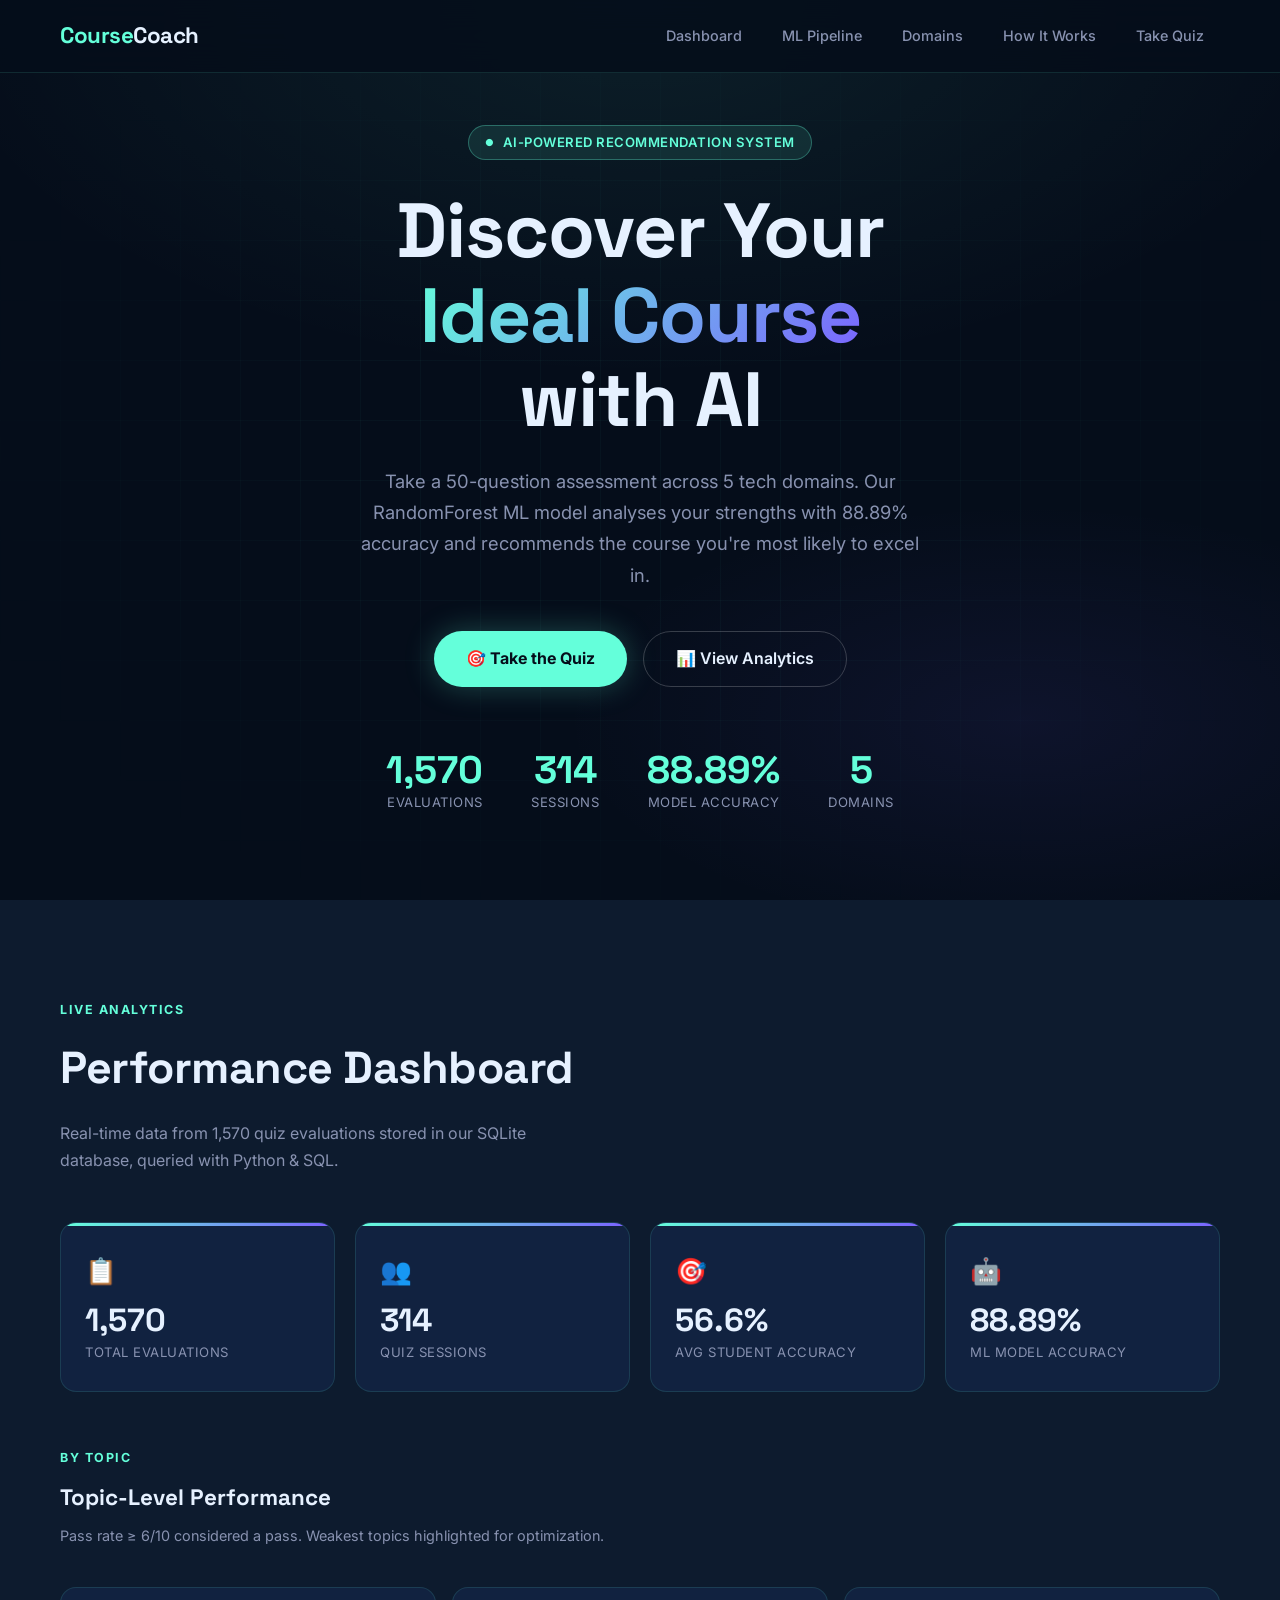
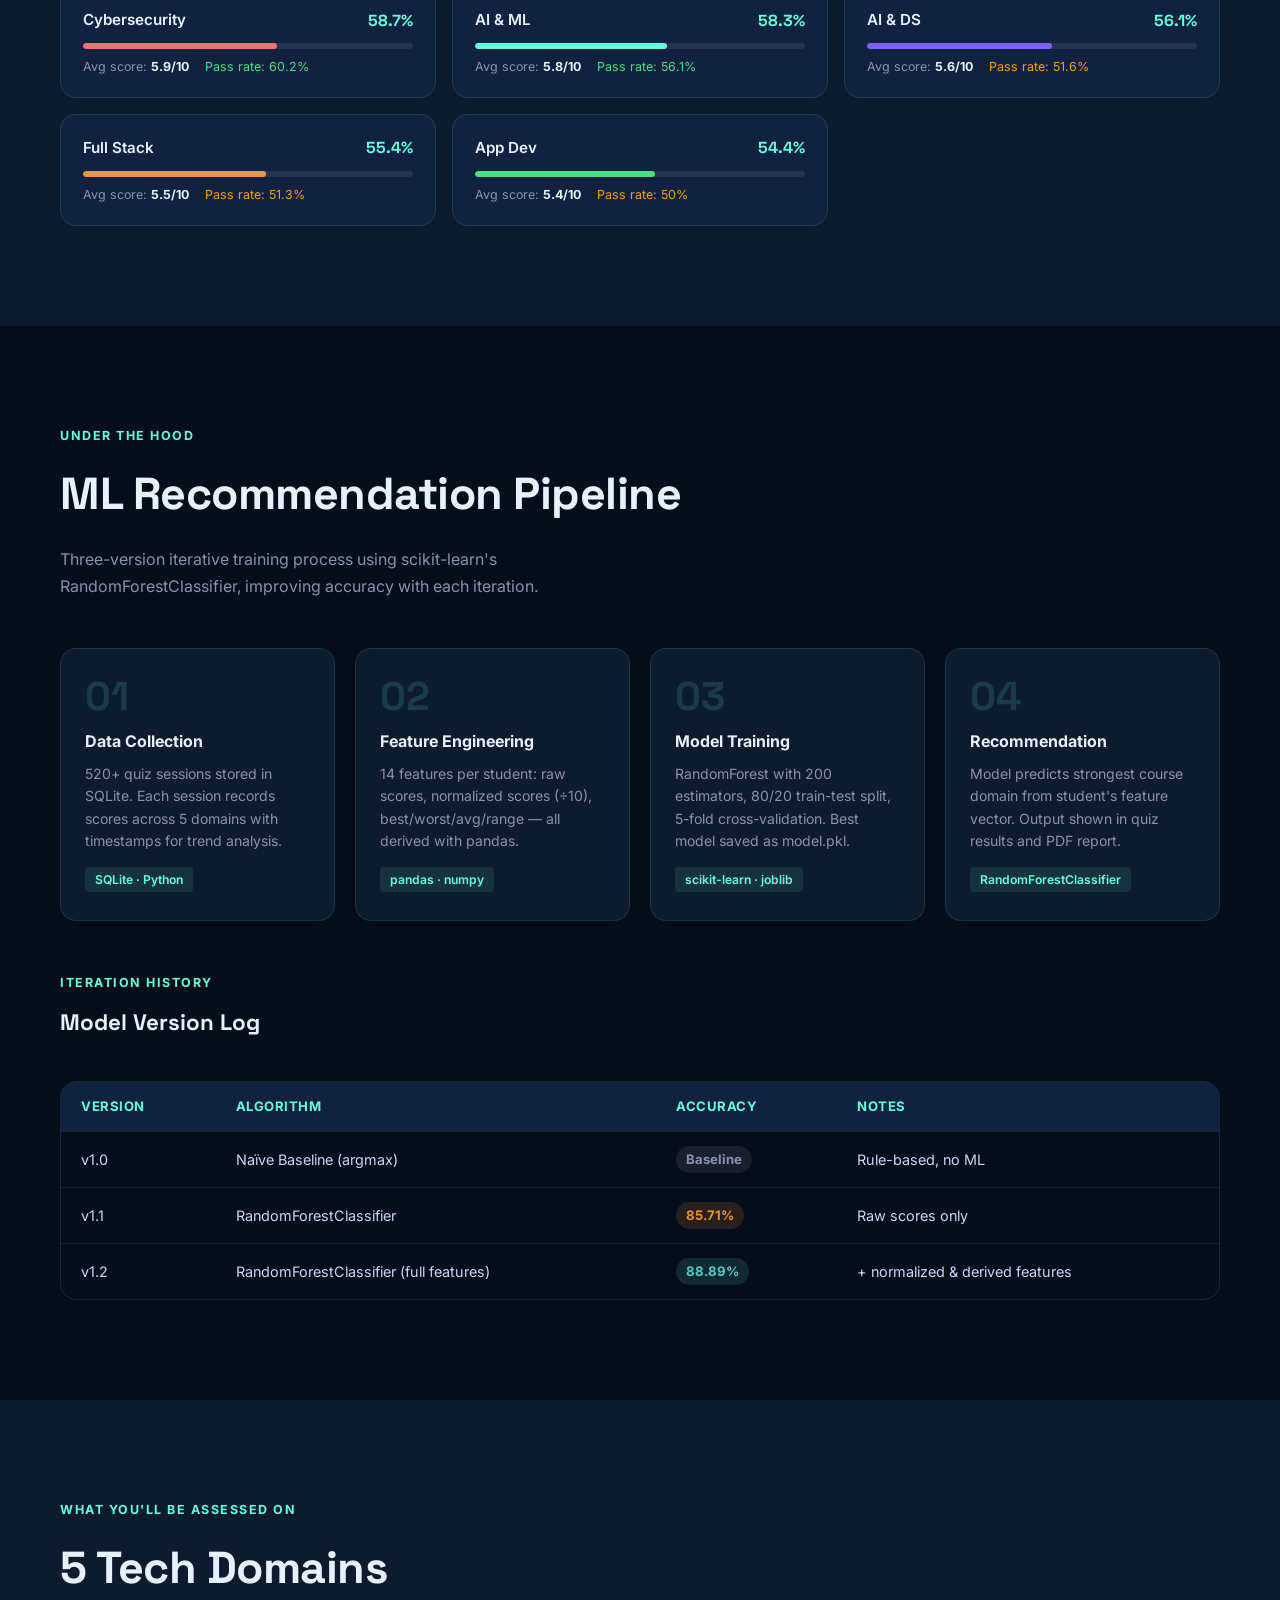
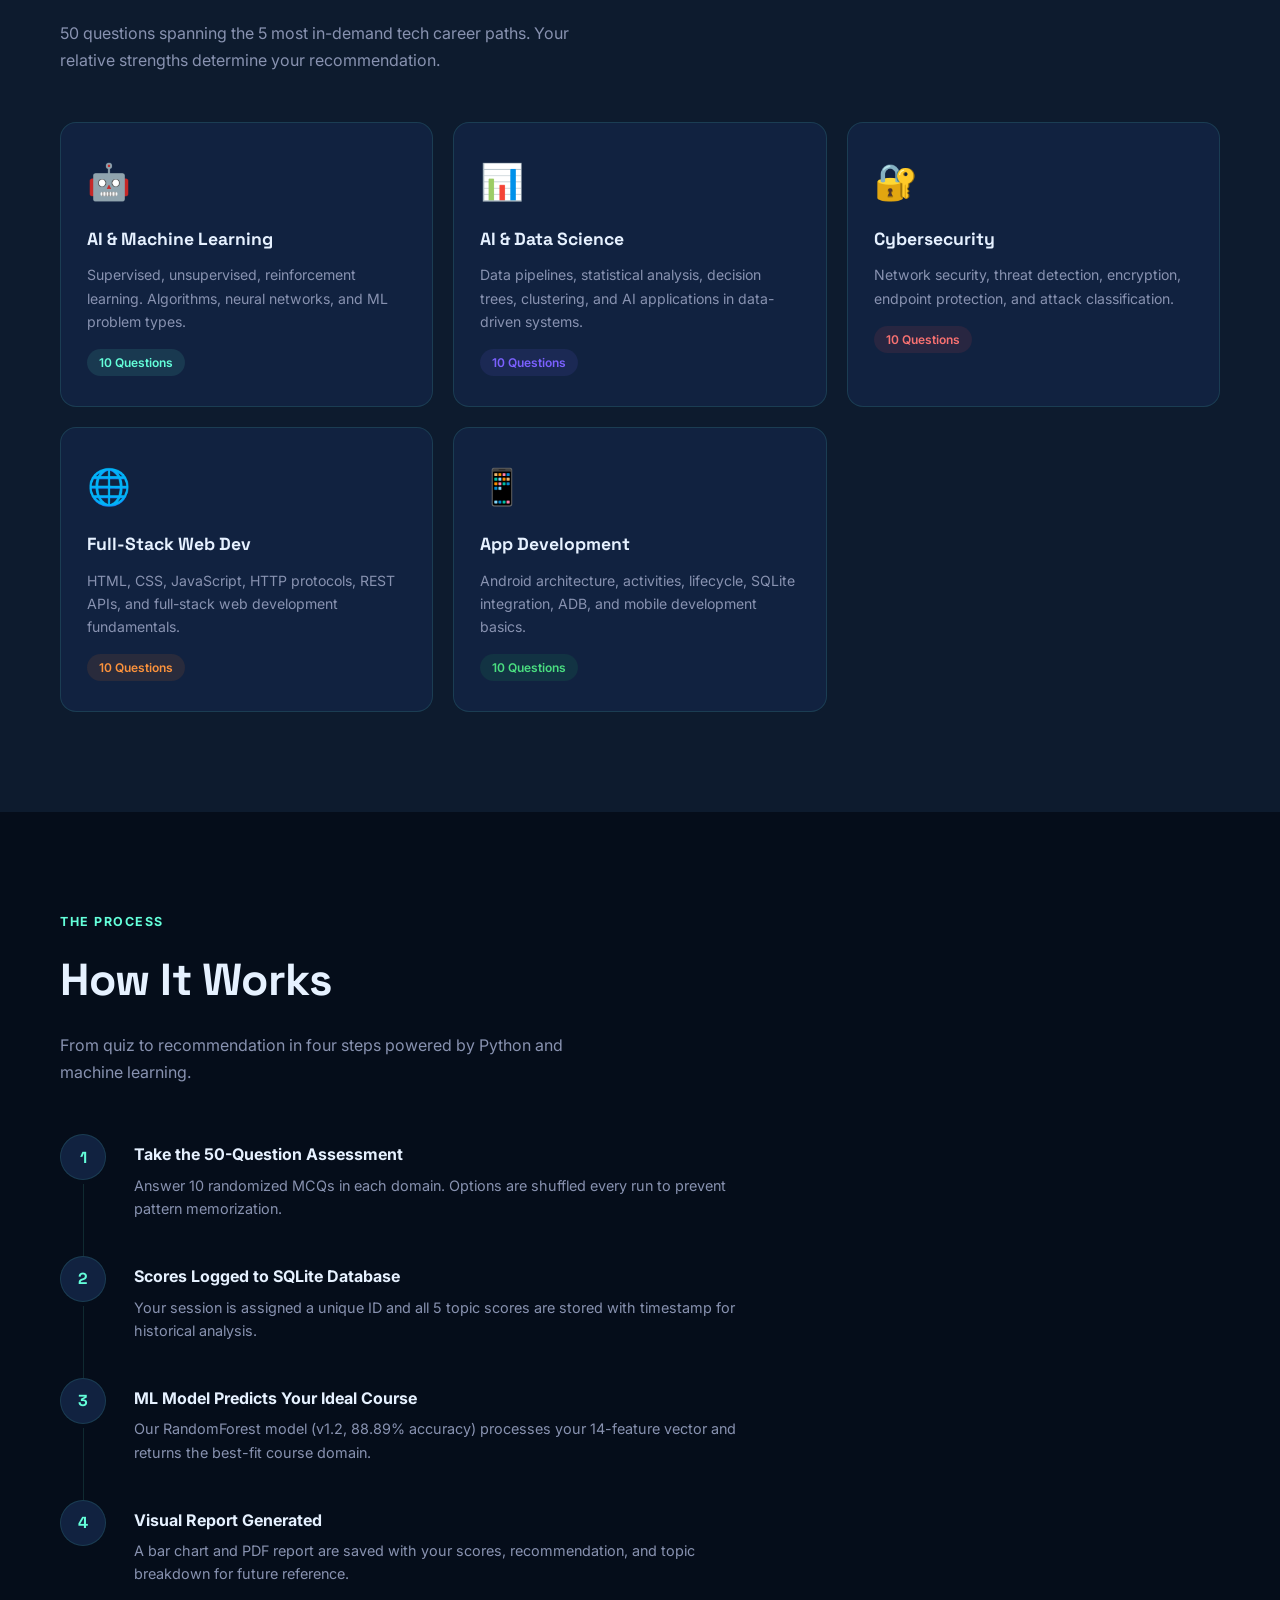
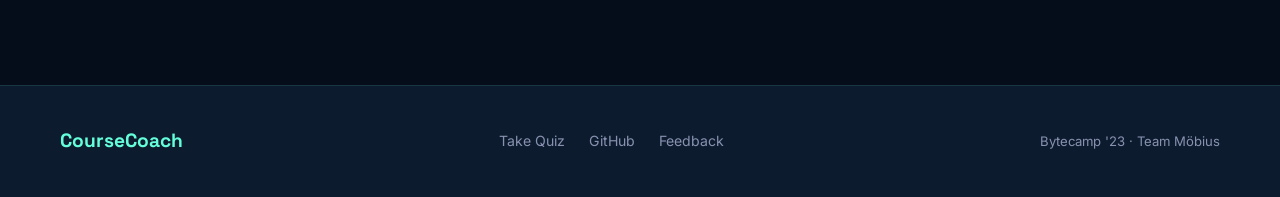
<file: index.html>
<!DOCTYPE html>
<html lang="en">
<head>
  <meta charset="UTF-8">
  <meta name="viewport" content="width=device-width, initial-scale=1.0">
  <title>Course Coach — AI-Powered Course Recommendation</title>
  <meta name="description" content="Course Coach uses machine learning to analyse your quiz performance across 5 domains and recommend the best course for your strengths.">
  <link rel="stylesheet" href="style.css">
</head>
<body>

<!-- ── NAV ── -->
<nav id="navbar">
  <a href="#" class="nav-logo">Course<span>Coach</span></a>
  <ul class="nav-links">
    <li><a href="#dashboard">Dashboard</a></li>
    <li><a href="#pipeline">ML Pipeline</a></li>
    <li><a href="#domains">Domains</a></li>
    <li><a href="#how">How It Works</a></li>
    <li><a href="quiz.html">Take Quiz</a></li>
  </ul>
</nav>

<!-- ── HERO ── -->
<section class="hero" id="home">
  <div class="hero-bg"></div>
  <div class="hero-grid"></div>
  <div class="hero-content">
    <div class="hero-badge animate-in">AI-Powered Recommendation System</div>
    <h1 class="animate-in delay-1">
      Discover Your<br><span class="gradient-text">Ideal Course</span><br>with AI
    </h1>
    <p class="animate-in delay-2">
      Take a 50-question assessment across 5 tech domains.
      Our RandomForest ML model analyses your strengths with 88.89% accuracy
      and recommends the course you're most likely to excel in.
    </p>
    <div class="hero-actions animate-in delay-3">
      <a href="quiz.html" class="btn-primary">🎯 Take the Quiz</a>
      <a href="#dashboard" class="btn-secondary">📊 View Analytics</a>
    </div>

    <!-- Live stats from DB -->
    <div class="hero-stats animate-in delay-4">
      <div class="hero-stat">
        <span class="num" id="stat-evals">1,570</span>
        <span class="lbl">Evaluations</span>
      </div>
      <div class="hero-stat">
        <span class="num" id="stat-sessions">314</span>
        <span class="lbl">Sessions</span>
      </div>
      <div class="hero-stat">
        <span class="num" id="stat-acc">88.89%</span>
        <span class="lbl">Model Accuracy</span>
      </div>
      <div class="hero-stat">
        <span class="num">5</span>
        <span class="lbl">Domains</span>
      </div>
    </div>
  </div>
</section>

<!-- ── LIVE DASHBOARD ── -->
<section id="dashboard">
  <span class="section-label">Live Analytics</span>
  <h2 class="section-title">Performance Dashboard</h2>
  <p class="section-sub">Real-time data from <span id="db-total">1,570</span> quiz evaluations stored in our SQLite database, queried with Python & SQL.</p>

  <!-- Stat Cards -->
  <div class="stats-grid" id="stat-cards">
    <div class="stat-card">
      <div class="icon">📋</div>
      <div class="val" id="c-evals">1,570</div>
      <div class="label">Total Evaluations</div>
    </div>
    <div class="stat-card">
      <div class="icon">👥</div>
      <div class="val" id="c-sessions">314</div>
      <div class="label">Quiz Sessions</div>
    </div>
    <div class="stat-card">
      <div class="icon">🎯</div>
      <div class="val" id="c-acc">56.6%</div>
      <div class="label">Avg Student Accuracy</div>
    </div>
    <div class="stat-card">
      <div class="icon">🤖</div>
      <div class="val">88.89%</div>
      <div class="label">ML Model Accuracy</div>
    </div>
  </div>

  <!-- Topic Performance Bars -->
  <div style="margin-top:56px">
    <span class="section-label">By Topic</span>
    <h3 style="font-family:'Space Grotesk',sans-serif;font-size:1.4rem;font-weight:700;color:var(--white);margin-bottom:8px;">Topic-Level Performance</h3>
    <p style="color:var(--text-muted);font-size:0.9rem;margin-bottom:0">Pass rate ≥ 6/10 considered a pass. Weakest topics highlighted for optimization.</p>
  </div>
  <div class="topic-grid" id="topic-grid">
    <!-- Injected by JS from stats.json -->
  </div>
</section>

<!-- ── ML PIPELINE ── -->
<section id="pipeline">
  <span class="section-label">Under the Hood</span>
  <h2 class="section-title">ML Recommendation Pipeline</h2>
  <p class="section-sub">Three-version iterative training process using scikit-learn's RandomForestClassifier, improving accuracy with each iteration.</p>

  <div class="pipeline-cards">
    <div class="pipeline-card">
      <div class="p-num">01</div>
      <div class="p-title">Data Collection</div>
      <div class="p-desc">520+ quiz sessions stored in SQLite. Each session records scores across 5 domains with timestamps for trend analysis.</div>
      <span class="p-tag">SQLite · Python</span>
    </div>
    <div class="pipeline-card">
      <div class="p-num">02</div>
      <div class="p-title">Feature Engineering</div>
      <div class="p-desc">14 features per student: raw scores, normalized scores (÷10), best/worst/avg/range — all derived with pandas.</div>
      <span class="p-tag">pandas · numpy</span>
    </div>
    <div class="pipeline-card">
      <div class="p-num">03</div>
      <div class="p-title">Model Training</div>
      <div class="p-desc">RandomForest with 200 estimators, 80/20 train-test split, 5-fold cross-validation. Best model saved as model.pkl.</div>
      <span class="p-tag">scikit-learn · joblib</span>
    </div>
    <div class="pipeline-card">
      <div class="p-num">04</div>
      <div class="p-title">Recommendation</div>
      <div class="p-desc">Model predicts strongest course domain from student's feature vector. Output shown in quiz results and PDF report.</div>
      <span class="p-tag">RandomForestClassifier</span>
    </div>
  </div>

  <!-- Model version table -->
  <div style="margin-top:52px">
    <span class="section-label">Iteration History</span>
    <h3 style="font-family:'Space Grotesk',sans-serif;font-size:1.4rem;font-weight:700;color:var(--white);margin-bottom:24px;">Model Version Log</h3>
  </div>
  <div class="model-table">
    <table>
      <thead>
        <tr>
          <th>Version</th>
          <th>Algorithm</th>
          <th>Accuracy</th>
          <th>Notes</th>
        </tr>
      </thead>
      <tbody id="model-tbody">
        <tr>
          <td>v1.0</td>
          <td>Naïve Baseline (argmax)</td>
          <td><span class="badge-acc badge-base">Baseline</span></td>
          <td>Rule-based, no ML</td>
        </tr>
        <tr>
          <td>v1.1</td>
          <td>RandomForestClassifier</td>
          <td><span class="badge-acc badge-good">85.71%</span></td>
          <td>Raw scores only</td>
        </tr>
        <tr>
          <td>v1.2</td>
          <td>RandomForestClassifier (full features)</td>
          <td><span class="badge-acc badge-best">88.89%</span></td>
          <td>+ normalized & derived features</td>
        </tr>
      </tbody>
    </table>
  </div>
</section>

<!-- ── DOMAINS ── -->
<section id="domains">
  <span class="section-label">What You'll Be Assessed On</span>
  <h2 class="section-title">5 Tech Domains</h2>
  <p class="section-sub">50 questions spanning the 5 most in-demand tech career paths. Your relative strengths determine your recommendation.</p>

  <div class="domain-grid">
    <div class="domain-card">
      <div class="domain-icon">🤖</div>
      <h3>AI & Machine Learning</h3>
      <p>Supervised, unsupervised, reinforcement learning. Algorithms, neural networks, and ML problem types.</p>
      <span class="domain-tag tag-aiml">10 Questions</span>
    </div>
    <div class="domain-card">
      <div class="domain-icon">📊</div>
      <h3>AI & Data Science</h3>
      <p>Data pipelines, statistical analysis, decision trees, clustering, and AI applications in data-driven systems.</p>
      <span class="domain-tag tag-ds">10 Questions</span>
    </div>
    <div class="domain-card">
      <div class="domain-icon">🔐</div>
      <h3>Cybersecurity</h3>
      <p>Network security, threat detection, encryption, endpoint protection, and attack classification.</p>
      <span class="domain-tag tag-cyber">10 Questions</span>
    </div>
    <div class="domain-card">
      <div class="domain-icon">🌐</div>
      <h3>Full-Stack Web Dev</h3>
      <p>HTML, CSS, JavaScript, HTTP protocols, REST APIs, and full-stack web development fundamentals.</p>
      <span class="domain-tag tag-web">10 Questions</span>
    </div>
    <div class="domain-card">
      <div class="domain-icon">📱</div>
      <h3>App Development</h3>
      <p>Android architecture, activities, lifecycle, SQLite integration, ADB, and mobile development basics.</p>
      <span class="domain-tag tag-app">10 Questions</span>
    </div>
  </div>
</section>

<!-- ── HOW IT WORKS ── -->
<section id="how">
  <span class="section-label">The Process</span>
  <h2 class="section-title">How It Works</h2>
  <p class="section-sub" style="margin-bottom:0">From quiz to recommendation in four steps powered by Python and machine learning.</p>

  <div class="steps-list">
    <div class="step-item">
      <div class="step-num">1</div>
      <div class="step-content">
        <h4>Take the 50-Question Assessment</h4>
        <p>Answer 10 randomized MCQs in each domain. Options are shuffled every run to prevent pattern memorization.</p>
      </div>
    </div>
    <div class="step-item">
      <div class="step-num">2</div>
      <div class="step-content">
        <h4>Scores Logged to SQLite Database</h4>
        <p>Your session is assigned a unique ID and all 5 topic scores are stored with timestamp for historical analysis.</p>
      </div>
    </div>
    <div class="step-item">
      <div class="step-num">3</div>
      <div class="step-content">
        <h4>ML Model Predicts Your Ideal Course</h4>
        <p>Our RandomForest model (v1.2, 88.89% accuracy) processes your 14-feature vector and returns the best-fit course domain.</p>
      </div>
    </div>
    <div class="step-item">
      <div class="step-num">4</div>
      <div class="step-content">
        <h4>Visual Report Generated</h4>
        <p>A bar chart and PDF report are saved with your scores, recommendation, and topic breakdown for future reference.</p>
      </div>
    </div>
  </div>
</section>

<!-- ── FOOTER ── -->
<footer>
  <div class="footer-logo">CourseCoach</div>
  <div class="footer-links">
    <a href="quiz.html">Take Quiz</a>
    <a href="https://github.com/saniyanande/Course_Coach" target="_blank">GitHub</a>
    <a href="https://forms.gle/EQUukV2p2fP2RD7h8" target="_blank">Feedback</a>
  </div>
  <div class="footer-copy">Bytecamp '23 · Team Möbius</div>
</footer>

<script>
// ── Load stats.json and populate dashboard ──
const TOPIC_LABELS = {
  aiml: 'AI & ML', aids: 'AI & DS',
  cyber: 'Cybersecurity', 'full-stack': 'Full Stack', app: 'App Dev'
};
const TOPIC_COLORS = {
  aiml: '#64ffda', aids: '#7b61ff',
  cyber: '#f87171', 'full-stack': '#fb923c', app: '#4ade80'
};

fetch('stats.json')
  .then(r => r.json())
  .then(data => {
    // Hero stats
    document.getElementById('stat-evals').textContent    = data.total_evaluations.toLocaleString();
    document.getElementById('stat-sessions').textContent = data.total_sessions.toLocaleString();
    document.getElementById('stat-acc').textContent      = data.model_accuracy + '%';
    document.getElementById('db-total').textContent      = data.total_evaluations.toLocaleString();

    // Stat cards
    document.getElementById('c-evals').textContent    = data.total_evaluations.toLocaleString();
    document.getElementById('c-sessions').textContent = data.total_sessions.toLocaleString();
    document.getElementById('c-acc').textContent      = data.overall_accuracy + '%';

    // Topic grid
    const grid = document.getElementById('topic-grid');
    grid.innerHTML = '';
    data.by_topic.forEach(t => {
      const label    = TOPIC_LABELS[t.topic] || t.topic;
      const color    = TOPIC_COLORS[t.topic]  || '#64ffda';
      const passClass = t.pass_rate >= 55 ? 'pass-good' : 'pass-warn';
      grid.innerHTML += `
        <div class="topic-card">
          <div class="topic-header">
            <span class="topic-name">${label}</span>
            <span class="topic-acc">${t.avg_accuracy}%</span>
          </div>
          <div class="bar-track">
            <div class="bar-fill" style="width:${t.avg_accuracy}%;background:${color}"></div>
          </div>
          <div class="topic-meta">
            <span>Avg score: <b style="color:var(--white)">${t.avg_score}/10</b></span>
            <span class="${passClass}">Pass rate: ${t.pass_rate}%</span>
          </div>
        </div>`;
    });
  })
  .catch(() => console.log('stats.json not found — showing defaults'));

// ── Navbar scroll shadow ──
window.addEventListener('scroll', () => {
  document.getElementById('navbar').style.boxShadow =
    window.scrollY > 20 ? '0 4px 30px rgba(0,0,0,0.4)' : 'none';
});

// ── Animate on scroll ──
const obs = new IntersectionObserver(entries => {
  entries.forEach(e => { if (e.isIntersecting) { e.target.classList.add('animate-in'); obs.unobserve(e.target); } });
}, { threshold: 0.1 });
document.querySelectorAll('.stat-card, .topic-card, .pipeline-card, .domain-card, .step-item')
  .forEach(el => obs.observe(el));
</script>
</body>
</html>
</file>
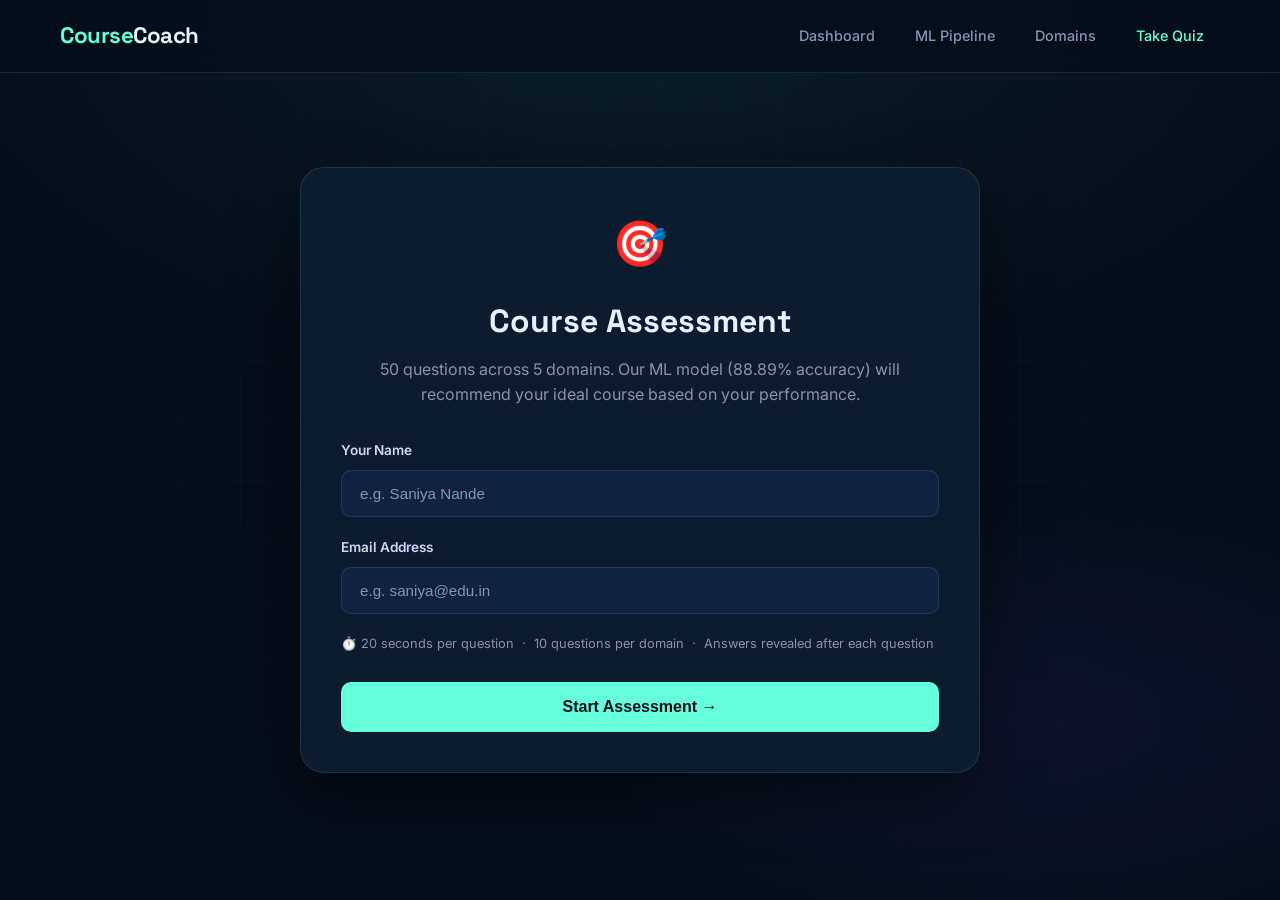
<file: quiz.html>
<!DOCTYPE html>
<html lang="en">
<head>
  <meta charset="UTF-8">
  <meta name="viewport" content="width=device-width, initial-scale=1.0">
  <title>Course Coach — Take the Quiz</title>
  <meta name="description" content="Take the Course Coach quiz to discover your ideal tech course domain using our AI recommendation engine.">
  <link rel="stylesheet" href="style.css">
</head>
<body>

<nav id="navbar">
  <a href="index.html" class="nav-logo">Course<span>Coach</span></a>
  <ul class="nav-links">
    <li><a href="index.html#dashboard">Dashboard</a></li>
    <li><a href="index.html#pipeline">ML Pipeline</a></li>
    <li><a href="index.html#domains">Domains</a></li>
    <li><a href="quiz.html" style="color:var(--accent)">Take Quiz</a></li>
  </ul>
</nav>

<div class="quiz-hero">
  <div class="hero-bg"></div>
  <div class="hero-grid"></div>

  <div class="quiz-container">

    <!-- ── REGISTER ── -->
    <div class="quiz-welcome" id="register-panel">
      <div style="font-size:2.8rem;margin-bottom:16px">🎯</div>
      <h2>Course Assessment</h2>
      <p>50 questions across 5 domains. Our ML model (88.89% accuracy) will recommend your ideal course based on your performance.</p>
      <div class="form-group">
        <label for="name-input">Your Name</label>
        <input type="text" id="name-input" placeholder="e.g. Saniya Nande" autocomplete="off">
      </div>
      <div class="form-group">
        <label for="email-input">Email Address</label>
        <input type="email" id="email-input" placeholder="e.g. saniya@edu.in" autocomplete="off">
      </div>
      <p style="font-size:0.8rem;color:var(--text-muted);margin-bottom:20px;text-align:left">
        ⏱️ 20 seconds per question &nbsp;·&nbsp; 10 questions per domain &nbsp;·&nbsp; Answers revealed after each question
      </p>
      <div id="form-error" style="display:none;background:rgba(248,113,113,0.1);border:1px solid rgba(248,113,113,0.3);color:#f87171;padding:10px 14px;border-radius:8px;font-size:0.88rem;font-weight:600;margin-bottom:14px;"></div>
      <button class="btn-start" id="start-btn" onclick="startQuiz()">Start Assessment →</button>
    </div>

    <!-- ── QUIZ ── -->
    <div class="quiz-area" id="quiz-panel">
      <div class="quiz-header">
        <span class="topic-badge" id="topic-badge">AI & ML</span>
        <div class="timer" id="timer">⏱ 20s</div>
      </div>

      <div class="progress-bar-wrap">
        <div class="progress-info">
          <span id="progress-text">Question 1 of 50</span>
          <span id="score-text">Score: 0</span>
        </div>
        <div class="progress-track">
          <div class="progress-fill" id="progress-fill" style="width:2%"></div>
        </div>
      </div>

      <div class="question-text" id="question-text">Loading...</div>

      <div class="options-grid" id="options-grid"></div>

      <div class="feedback-msg" id="feedback-msg"></div>
      <button class="next-btn" id="next-btn" onclick="nextQuestion()">Next Question →</button>
    </div>

    <!-- ── RESULTS ── -->
    <div class="results-area" id="results-panel">
      <div style="font-size:2.8rem;margin-bottom:12px">🏆</div>
      <h2 id="results-name">Great work!</h2>
      <p class="sub" id="results-sub">Here's your performance breakdown and AI course recommendation.</p>

      <div class="recommendation-box">
        <div class="rec-label">🤖 ML Model Recommendation</div>
        <div class="rec-course" id="rec-course">AI & ML</div>
        <div style="font-size:0.82rem;color:var(--text-muted);margin-top:8px" id="rec-reason"></div>
      </div>

      <div class="result-bars" id="result-bars"></div>

      <div style="display:flex;gap:12px;justify-content:center;flex-wrap:wrap">
        <button class="btn-restart" onclick="restartQuiz()">🔁 Retake Quiz</button>
        <a href="index.html#dashboard" style="padding:14px 28px;background:rgba(100,255,218,0.1);border:1px solid var(--accent);color:var(--accent);border-radius:10px;text-decoration:none;font-size:0.9rem;font-weight:600;transition:var(--transition)">📊 View Dashboard</a>
      </div>
    </div>

  </div><!-- /quiz-container -->
</div>

<script>
// ──────────────────────────────────────────────────
// QUIZ DATA
// ──────────────────────────────────────────────────
const QUIZ_DATA = {
  "AI & ML": [
    { q: "Which option is NOT a type of machine learning?", options: ["Semi-supervised learning","Supervised learning","Reinforcement learning","Unsupervised learning"], answer: "Semi-supervised learning" },
    { q: "Facial identity recognition is an example of which ML task?", options: ["Prediction","Recognition Patterns","Recognizing anomalies","Generating patterns"], answer: "Recognition Patterns" },
    { q: "Which of the following are common ML problem classes?", options: ["Regression","Classification","Clustering","All of the above"], answer: "All of the above" },
    { q: "PAC stands for?", options: ["Probably Approx Cost","Probably Approximate Correct","Probably Approx Communication","Probably Approximate Computation"], answer: "Probably Approximate Correct" },
    { q: "How many layers does a Radial Basis Function neural network have?", options: ["1","2","3","4"], answer: "3" },
    { q: "Which is NOT a machine learning discipline?", options: ["Information Technology","Optimisation + control","Physics","Neuro statistics"], answer: "Neuro statistics" },
    { q: "What does K stand for in K-Means?", options: ["Number of clusters","Number of data","Number of attributes","Number of iterations"], answer: "Number of clusters" },
    { q: "Which function creates the most common graph types in R?", options: ["plot","quickplot","qplot","All of the above"], answer: "qplot" },
    { q: "Which is NOT machine learning?", options: ["Artificial Intelligence","Rule based inference","Both A and B","None of the above"], answer: "Rule based inference" },
    { q: "Applying ML methods to large databases is called?", options: ["Big data computing","Internet of things","Data mining","Artificial Intelligence"], answer: "Data mining" }
  ],
  "AI & DS": [
    { q: "How many categories is Artificial Intelligence classified into?", options: ["Depends on input","5","2","3"], answer: "3" },
    { q: "Which is the most common AI programming language?", options: ["Python","Java","PHP","Lisp"], answer: "Python" },
    { q: "Which is NOT an AI application?", options: ["Computer Vision","Natural Language Processing","Digital Assistants","Database Management System"], answer: "Database Management System" },
    { q: "Game trees use which algorithm for win/loss decisions?", options: ["DFS","BFS","Heuristic Search","Min/Max Algorithm"], answer: "Min/Max Algorithm" },
    { q: "How many types of observing environments are there in AI?", options: ["2","3","1","0"], answer: "2" },
    { q: "How many types of quantification exist in AI?", options: ["1","2","3","4"], answer: "2" },
    { q: "Machines that handle vague information use which AI field?", options: ["Functional Logic","Fuzzy Logic","Boolean Logic","Human Logic"], answer: "Fuzzy Logic" },
    { q: "Which of the following are valid ML algorithms?", options: ["Linear Regression","K Means Clustering","Naive Bayes","All of the above"], answer: "All of the above" },
    { q: "How does a decision tree reach a decision?", options: ["No test","Single Test","Double Test","Multiple sequences of tests"], answer: "Multiple sequences of tests" },
    { q: "How is pixel brightness increased on screen?", options: ["Increasing light on screen","Using mirrors","Using sound waves","None"], answer: "Increasing light on screen" }
  ],
  "Cybersecurity": [
    { q: "What term means only authorised users can access information?", options: ["Confidentiality","Availability","Integrity","Non-repudiation"], answer: "Confidentiality" },
    { q: "What is the oldest phone hacking technique?", options: ["Spamming","Phreaking","Cracking","Phishing"], answer: "Phreaking" },
    { q: "Which is used to avoid browser-based hacking?", options: ["Adware remover","Incognito mode","Anti-malware","Remote browser access"], answer: "Remote browser access" },
    { q: "Which platform protects information in the cloud?", options: ["AWS","Cloud workload protection platforms","Cloud security protocols","One Drive"], answer: "Cloud workload protection platforms" },
    { q: "Which technique hides information inside a picture?", options: ["Image rendering","Steganography","Rootkits","Bitmapping"], answer: "Steganography" },
    { q: "EDR stands for?", options: ["Endless detection and response","Endpoint detection and response","Endless detection and recovery","Endpoint detection and recovery"], answer: "Endpoint detection and response" },
    { q: "Which is used for monitoring and analysing network traffic?", options: ["MDR","Cloud access broker","Network traffic analysis","Network firewall"], answer: "Network traffic analysis" },
    { q: "Compromising confidential information falls under?", options: ["Threat","Bug","Attack","Vulnerability"], answer: "Threat" },
    { q: "Which is a class of computer threat?", options: ["Phishing","DOS attack","Soliciting","Both B and C"], answer: "DOS attack" },
    { q: "Which software detects and removes viruses?", options: ["Antivirus","Adware","Malware","None"], answer: "Antivirus" }
  ],
  "Full Stack": [
    { q: "Which operator allocates memory to arrays in JavaScript?", options: ["New","new malloc","alloc","malloc"], answer: "New" },
    { q: "Cookies were originally designed for?", options: ["Server-side programming","Client-side programming","Both","None"], answer: "Server-side programming" },
    { q: "Variables in JavaScript are used for?", options: ["Varying randomly","Storing numbers, dates, and values","Used as header files","None"], answer: "Storing numbers, dates, and values" },
    { q: "SNMP uses which port number?", options: ["164","163","160","161"], answer: "161" },
    { q: "W3C stands for?", options: ["World Wide Websites community","World Wide Web community","World Wide Websites consortium","World Wide Web consortium"], answer: "World Wide Web consortium" },
    { q: "When is the body tag used?", options: ["After FORM tag","After Title tag","After EM tag","After HEAD tag"], answer: "After HEAD tag" },
    { q: "Which attribute defines the relationship between document and URL?", options: ["URL","REV","REL","None"], answer: "REL" },
    { q: "XPATH is used to?", options: ["Address the server","Store IP address","Address document by location path","None"], answer: "Address document by location path" },
    { q: "What does the <b> tag do?", options: ["Makes text bold","Writes black font","Changes font size","None"], answer: "Makes text bold" },
    { q: "What does the HTML style attribute do?", options: ["Adds styles to an HTML element","Uniquely identifies styles","Both","None"], answer: "Adds styles to an HTML element" }
  ],
  "App Dev": [
    { q: "What is an Activity in Android?", options: ["Android class","Android package","A single screen in an application","None"], answer: "A single screen in an application" },
    { q: "Android is based on Linux for which reason(s)?", options: ["Networking","Portability","Security","All of the above"], answer: "All of the above" },
    { q: "Which VM does Android OS use?", options: ["Dalvik","JVM","Simple VM","None"], answer: "Dalvik" },
    { q: "What is AndroidManifest.xml?", options: ["Layout info","All app information","Activity info","None"], answer: "All app information" },
    { q: "What is a Content Provider used for?", options: ["Sharing data between apps","Storing in database","Sending data between apps","None"], answer: "Sharing data between apps" },
    { q: "Android developers can test apps on?", options: ["Emulators in Android SDK","Android Phone","Third-Party Emulator","All the above"], answer: "All the above" },
    { q: "ADB stands for?", options: ["Android Delete Bridge","Android Debug Bridge","Android Destroy Bridge","Android Developed Bridge"], answer: "Android Debug Bridge" },
    { q: "The src folder contains?", options: ["Manifest","Java Source Code","XML","All of them"], answer: "Java Source Code" },
    { q: "What is the lowest layer of Android architecture?", options: ["Applications","Application Framework","Linux Kernel","System libraries"], answer: "Linux Kernel" },
    { q: "Android's built-in database is?", options: ["MySQL","SQLite","Oracle","None"], answer: "SQLite" }
  ]
};

const TOPIC_LIST   = Object.keys(QUIZ_DATA);
const TOPIC_COLORS = ['#64ffda','#7b61ff','#f87171','#fb923c','#4ade80'];

// State
let currentTopicIdx = 0;
let currentQIdx     = 0;
let scores          = {};
let answered        = false;
let timerInterval   = null;
let timeLeft        = 20;
let userName        = '';
let shuffledQuestions = {};

// ──────────────────────────────────────────────────
// HELPERS
// ──────────────────────────────────────────────────
function shuffle(arr) { return [...arr].sort(() => Math.random() - 0.5); }

function totalAnswered() {
  return currentTopicIdx * 10 + currentQIdx;
}

// ──────────────────────────────────────────────────
// START
// ──────────────────────────────────────────────────
function startQuiz() {
  const name  = document.getElementById('name-input').value.trim();
  const email = document.getElementById('email-input').value.trim();

  // Inline error — works on file:// where alert() is blocked
  const err = document.getElementById('form-error');
  if (!name || !email) {
    err.textContent = !name ? '⚠️ Please enter your name.' : '⚠️ Please enter your email.';
    err.style.display = 'block';
    return;
  }
  err.style.display = 'none';
  userName = name;

  // Pre-shuffle questions and options
  TOPIC_LIST.forEach(topic => {
    shuffledQuestions[topic] = shuffle(QUIZ_DATA[topic]).map(q => ({
      ...q, options: shuffle(q.options)
    }));
  });
  TOPIC_LIST.forEach(t => scores[t] = 0);

  document.getElementById('register-panel').style.display = 'none';
  document.getElementById('quiz-panel').style.display     = 'block';
  loadQuestion();
}

// ──────────────────────────────────────────────────
// LOAD QUESTION
// ──────────────────────────────────────────────────
function loadQuestion() {
  answered = false;
  const topic   = TOPIC_LIST[currentTopicIdx];
  const q       = shuffledQuestions[topic][currentQIdx];
  const total   = 50;
  const done    = totalAnswered();
  const color   = TOPIC_COLORS[currentTopicIdx];

  // Header
  document.getElementById('topic-badge').textContent  = topic;
  document.getElementById('topic-badge').style.background = `${color}18`;
  document.getElementById('topic-badge').style.color  = color;

  // Progress
  document.getElementById('progress-text').textContent =
    `Question ${done + 1} of ${total}  (${topic})`;
  document.getElementById('score-text').textContent = `Score: ${Object.values(scores).reduce((a,b)=>a+b,0)}`;
  document.getElementById('progress-fill').style.width = `${((done) / total) * 100}%`;

  // Question
  document.getElementById('question-text').textContent = q.q;

  // Options
  const grid = document.getElementById('options-grid');
  grid.innerHTML = '';
  const letters = ['A','B','C','D'];
  q.options.forEach((opt, i) => {
    const btn = document.createElement('button');
    btn.className = 'option-btn';
    btn.id = `opt-${i}`;
    btn.innerHTML = `<span class="opt-letter">${letters[i]}</span>${opt}`;
    btn.onclick = () => selectAnswer(opt, q.answer, i, q.options);
    grid.appendChild(btn);
  });

  // Feedback + next
  const fb = document.getElementById('feedback-msg');
  fb.className = 'feedback-msg'; fb.textContent = '';
  document.getElementById('next-btn').className = 'next-btn';

  // Timer
  startTimer();
}

// ──────────────────────────────────────────────────
// TIMER
// ──────────────────────────────────────────────────
function startTimer() {
  clearInterval(timerInterval);
  timeLeft = 20;
  updateTimerDisplay();
  timerInterval = setInterval(() => {
    timeLeft--;
    updateTimerDisplay();
    if (timeLeft <= 0) {
      clearInterval(timerInterval);
      if (!answered) timeExpired();
    }
  }, 1000);
}

function updateTimerDisplay() {
  const el = document.getElementById('timer');
  el.textContent = `⏱ ${timeLeft}s`;
  el.className   = timeLeft <= 5 ? 'timer warning' : 'timer';
}

function timeExpired() {
  answered = true;
  const topic = TOPIC_LIST[currentTopicIdx];
  const q     = shuffledQuestions[topic][currentQIdx];
  // Reveal correct answer
  q.options.forEach((opt, i) => {
    const btn = document.getElementById(`opt-${i}`);
    btn.disabled = true;
    if (opt === q.answer) btn.classList.add('correct');
  });
  showFeedback('⏰ Time\'s up! The correct answer has been highlighted.', 'wrong');
  document.getElementById('next-btn').classList.add('show');
}

// ──────────────────────────────────────────────────
// SELECT ANSWER
// ──────────────────────────────────────────────────
function selectAnswer(chosen, correct, idx, allOptions) {
  if (answered) return;
  answered = true;
  clearInterval(timerInterval);
  const topic = TOPIC_LIST[currentTopicIdx];

  document.querySelectorAll('.option-btn').forEach(b => b.disabled = true);

  if (chosen === correct) {
    document.getElementById(`opt-${idx}`).classList.add('correct');
    scores[topic]++;
    showFeedback('✅ Correct!', 'correct');
  } else {
    document.getElementById(`opt-${idx}`).classList.add('wrong');
    // Highlight correct
    allOptions.forEach((opt, i) => {
      if (opt === correct) document.getElementById(`opt-${i}`).classList.add('correct');
    });
    showFeedback(`❌ Incorrect. Correct answer: "${correct}"`, 'wrong');
  }

  document.getElementById('next-btn').classList.add('show');
}

function showFeedback(msg, type) {
  const el = document.getElementById('feedback-msg');
  el.textContent = msg;
  el.className   = `feedback-msg show ${type}`;
}

// ──────────────────────────────────────────────────
// NEXT QUESTION
// ──────────────────────────────────────────────────
function nextQuestion() {
  currentQIdx++;
  if (currentQIdx >= 10) {
    currentQIdx = 0;
    currentTopicIdx++;
  }
  if (currentTopicIdx >= TOPIC_LIST.length) {
    showResults();
  } else {
    loadQuestion();
  }
}

// ──────────────────────────────────────────────────
// RESULTS
// ──────────────────────────────────────────────────
function showResults() {
  clearInterval(timerInterval);
  document.getElementById('quiz-panel').style.display    = 'none';
  document.getElementById('results-panel').style.display = 'block';

  const total     = Object.values(scores).reduce((a,b)=>a+b,0);
  const bestTopic = Object.keys(scores).reduce((a,b) => scores[a]>scores[b]?a:b);
  const bestScore = scores[bestTopic];

  document.getElementById('results-name').textContent = `${userName}, great effort!`;
  document.getElementById('results-sub').textContent  =
    `You scored ${total}/50 overall. Here's your topic breakdown.`;
  document.getElementById('rec-course').textContent   = bestTopic;
  document.getElementById('rec-reason').textContent   =
    `You scored ${bestScore}/10 in ${bestTopic} — your strongest domain.`;

  // Score bars
  const barsEl = document.getElementById('result-bars');
  barsEl.innerHTML = '';
  TOPIC_LIST.forEach((topic, i) => {
    const s = scores[topic];
    const pct = (s / 10) * 100;
    const color = TOPIC_COLORS[i];
    barsEl.innerHTML += `
      <div class="result-bar-item">
        <span class="result-bar-label">${topic}</span>
        <div class="result-bar-track">
          <div class="result-bar-fill" style="width:${pct}%;background:${color}" id="rb-${i}"></div>
        </div>
        <span class="result-bar-val">${s}/10</span>
      </div>`;
  });

  // Animate bars
  setTimeout(() => {
    TOPIC_LIST.forEach((_, i) => {
      const fill = document.getElementById(`rb-${i}`);
      if (fill) fill.style.transition = 'width 1s ease';
    });
  }, 100);

  // Update progress bar to 100%
  document.getElementById('progress-fill').style.width = '100%';
}

// ──────────────────────────────────────────────────
// RESTART
// ──────────────────────────────────────────────────
function restartQuiz() {
  currentTopicIdx = 0; currentQIdx = 0;
  TOPIC_LIST.forEach(t => scores[t] = 0);
  shuffledQuestions = {};
  document.getElementById('results-panel').style.display  = 'none';
  document.getElementById('register-panel').style.display = 'block';
}
</script>
</body>
</html>
</file>
<file: style.css>
@import url('https://fonts.googleapis.com/css2?family=Inter:wght@300;400;500;600;700;800;900&family=Space+Grotesk:wght@400;600;700&display=swap');

/* ── Reset ── */
*,
*::before,
*::after {
  margin: 0;
  padding: 0;
  box-sizing: border-box;
}

:root {
  --bg: #050d1a;
  --surface: #0d1b2e;
  --surface2: #112240;
  --accent: #64ffda;
  --accent2: #7b61ff;
  --accent3: #f28e2b;
  --text: #ccd6f6;
  --text-muted: #8892b0;
  --white: #e6f1ff;
  --border: rgba(100, 255, 218, 0.12);
  --shadow: 0 20px 60px rgba(0, 0, 0, 0.5);
  --radius: 16px;
  --transition: 0.3s cubic-bezier(0.4, 0, 0.2, 1);
}

html {
  scroll-behavior: smooth;
}

body {
  font-family: 'Inter', sans-serif;
  background: var(--bg);
  color: var(--text);
  overflow-x: hidden;
  line-height: 1.6;
}

/* ── Scrollbar ── */
::-webkit-scrollbar {
  width: 6px;
}

::-webkit-scrollbar-track {
  background: var(--bg);
}

::-webkit-scrollbar-thumb {
  background: var(--accent);
  border-radius: 3px;
}

/* ──────────────────────────────────
   NAV
────────────────────────────────── */
nav {
  position: fixed;
  top: 0;
  left: 0;
  right: 0;
  padding: 18px 60px;
  display: flex;
  justify-content: space-between;
  align-items: center;
  z-index: 1000;
  background: rgba(5, 13, 26, 0.85);
  backdrop-filter: blur(20px);
  border-bottom: 1px solid var(--border);
  transition: var(--transition);
}

.nav-logo {
  font-family: 'Space Grotesk', sans-serif;
  font-size: 1.4rem;
  font-weight: 700;
  color: var(--accent);
  text-decoration: none;
  letter-spacing: -0.5px;
}

.nav-logo span {
  color: var(--white);
}

.nav-links {
  display: flex;
  gap: 8px;
  list-style: none;
}

.nav-links a {
  color: var(--text-muted);
  text-decoration: none;
  padding: 8px 16px;
  border-radius: 8px;
  font-size: 0.9rem;
  font-weight: 500;
  transition: var(--transition);
}

.nav-links a:hover {
  color: var(--accent);
  background: rgba(100, 255, 218, 0.08);
}

/* ──────────────────────────────────
   HERO
────────────────────────────────── */
.hero {
  min-height: 100vh;
  display: flex;
  align-items: center;
  justify-content: center;
  text-align: center;
  position: relative;
  overflow: hidden;
  padding: 120px 40px 80px;
}

.hero-bg {
  position: absolute;
  inset: 0;
  z-index: 0;
  pointer-events: none;
  background: radial-gradient(ellipse 80% 60% at 50% 0%, rgba(100, 255, 218, 0.08) 0%, transparent 70%),
    radial-gradient(ellipse 60% 40% at 80% 80%, rgba(123, 97, 255, 0.08) 0%, transparent 60%);
}

.hero-grid {
  position: absolute;
  inset: 0;
  z-index: 0;
  pointer-events: none;
  background-image:
    linear-gradient(rgba(100, 255, 218, 0.03) 1px, transparent 1px),
    linear-gradient(90deg, rgba(100, 255, 218, 0.03) 1px, transparent 1px);
  background-size: 60px 60px;
  mask-image: radial-gradient(ellipse at center, black 30%, transparent 80%);
}

.hero-content {
  position: relative;
  z-index: 1;
  max-width: 800px;
}

.hero-badge {
  display: inline-flex;
  align-items: center;
  gap: 8px;
  background: rgba(100, 255, 218, 0.1);
  border: 1px solid rgba(100, 255, 218, 0.3);
  color: var(--accent);
  padding: 6px 16px;
  border-radius: 50px;
  font-size: 0.82rem;
  font-weight: 600;
  letter-spacing: 0.5px;
  margin-bottom: 28px;
  text-transform: uppercase;
}

.hero-badge::before {
  content: '●';
  font-size: 0.6rem;
  animation: pulse 2s infinite;
}

@keyframes pulse {

  0%,
  100% {
    opacity: 1
  }

  50% {
    opacity: 0.3
  }
}

.hero h1 {
  font-family: 'Space Grotesk', sans-serif;
  font-size: clamp(2.8rem, 6vw, 5rem);
  font-weight: 700;
  color: var(--white);
  line-height: 1.1;
  letter-spacing: -1px;
  margin-bottom: 24px;
}

.hero h1 .gradient-text {
  background: linear-gradient(135deg, var(--accent), var(--accent2));
  -webkit-background-clip: text;
  -webkit-text-fill-color: transparent;
  background-clip: text;
}

.hero p {
  font-size: 1.15rem;
  color: var(--text-muted);
  max-width: 560px;
  margin: 0 auto 40px;
  line-height: 1.7;
}

.hero-actions {
  display: flex;
  gap: 16px;
  justify-content: center;
  flex-wrap: wrap;
}

.btn-primary {
  display: inline-flex;
  align-items: center;
  gap: 10px;
  background: var(--accent);
  color: var(--bg);
  padding: 14px 32px;
  border-radius: 50px;
  font-size: 1rem;
  font-weight: 700;
  text-decoration: none;
  transition: var(--transition);
  box-shadow: 0 0 30px rgba(100, 255, 218, 0.25);
}

.btn-primary:hover {
  transform: translateY(-2px);
  box-shadow: 0 0 50px rgba(100, 255, 218, 0.4);
}

.btn-secondary {
  display: inline-flex;
  align-items: center;
  gap: 10px;
  background: transparent;
  color: var(--white);
  padding: 14px 32px;
  border-radius: 50px;
  font-size: 1rem;
  font-weight: 600;
  text-decoration: none;
  border: 1px solid rgba(255, 255, 255, 0.2);
  transition: var(--transition);
}

.btn-secondary:hover {
  background: rgba(255, 255, 255, 0.05);
  border-color: var(--accent);
  color: var(--accent);
}

/* ── Hero Stats Strip ── */
.hero-stats {
  display: flex;
  justify-content: center;
  gap: 48px;
  margin-top: 64px;
  flex-wrap: wrap;
}

.hero-stat {
  text-align: center;
}

.hero-stat .num {
  font-family: 'Space Grotesk', sans-serif;
  font-size: 2.4rem;
  font-weight: 700;
  color: var(--accent);
  display: block;
  line-height: 1;
}

.hero-stat .lbl {
  font-size: 0.82rem;
  color: var(--text-muted);
  margin-top: 6px;
  text-transform: uppercase;
  letter-spacing: 0.5px;
}

/* ──────────────────────────────────
   SECTIONS COMMON
────────────────────────────────── */
section {
  padding: 100px 60px;
}

.section-label {
  font-size: 0.78rem;
  font-weight: 700;
  color: var(--accent);
  text-transform: uppercase;
  letter-spacing: 1.5px;
  margin-bottom: 12px;
  display: block;
}

.section-title {
  font-family: 'Space Grotesk', sans-serif;
  font-size: clamp(1.8rem, 3.5vw, 2.8rem);
  font-weight: 700;
  color: var(--white);
  letter-spacing: -0.5px;
  margin-bottom: 16px;
}

.section-sub {
  color: var(--text-muted);
  font-size: 1rem;
  max-width: 540px;
  line-height: 1.7;
}

/* ──────────────────────────────────
   DASHBOARD / STATS
────────────────────────────────── */
#dashboard {
  background: var(--surface);
}

.stats-grid {
  display: grid;
  grid-template-columns: repeat(auto-fit, minmax(200px, 1fr));
  gap: 20px;
  margin-top: 48px;
}

.stat-card {
  background: var(--surface2);
  border: 1px solid var(--border);
  border-radius: var(--radius);
  padding: 28px 24px;
  position: relative;
  overflow: hidden;
  transition: var(--transition);
}

.stat-card::before {
  content: '';
  position: absolute;
  top: 0;
  left: 0;
  right: 0;
  height: 3px;
  background: linear-gradient(90deg, var(--accent), var(--accent2));
}

.stat-card:hover {
  transform: translateY(-4px);
  box-shadow: var(--shadow);
  border-color: var(--accent);
}

.stat-card .icon {
  font-size: 1.6rem;
  margin-bottom: 12px;
}

.stat-card .val {
  font-family: 'Space Grotesk', sans-serif;
  font-size: 2rem;
  font-weight: 700;
  color: var(--white);
  line-height: 1;
}

.stat-card .label {
  font-size: 0.82rem;
  color: var(--text-muted);
  margin-top: 6px;
  text-transform: uppercase;
  letter-spacing: 0.5px;
}

/* Topic bars */
.topic-grid {
  display: grid;
  grid-template-columns: repeat(auto-fit, minmax(280px, 1fr));
  gap: 16px;
  margin-top: 40px;
}

.topic-card {
  background: var(--surface2);
  border: 1px solid var(--border);
  border-radius: var(--radius);
  padding: 20px 22px;
  transition: var(--transition);
}

.topic-card:hover {
  border-color: var(--accent);
  transform: translateX(4px);
}

.topic-header {
  display: flex;
  justify-content: space-between;
  align-items: center;
  margin-bottom: 10px;
}

.topic-name {
  font-weight: 600;
  color: var(--white);
  font-size: 0.95rem;
}

.topic-acc {
  font-family: 'Space Grotesk', sans-serif;
  font-weight: 700;
  color: var(--accent);
}

.bar-track {
  height: 6px;
  background: rgba(255, 255, 255, 0.08);
  border-radius: 3px;
  overflow: hidden;
}

.bar-fill {
  height: 100%;
  border-radius: 3px;
  background: linear-gradient(90deg, var(--accent), var(--accent2));
  transition: width 1.2s cubic-bezier(0.4, 0, 0.2, 1);
}

.topic-meta {
  display: flex;
  gap: 16px;
  margin-top: 8px;
}

.topic-meta span {
  font-size: 0.78rem;
  color: var(--text-muted);
}

.pass-good {
  color: #4ade80 !important;
}

.pass-warn {
  color: #f59e0b !important;
}

/* ──────────────────────────────────
   ML PIPELINE
────────────────────────────────── */
#pipeline {
  background: var(--bg);
}

.pipeline-cards {
  display: grid;
  grid-template-columns: repeat(auto-fit, minmax(260px, 1fr));
  gap: 20px;
  margin-top: 48px;
}

.pipeline-card {
  background: var(--surface);
  border: 1px solid var(--border);
  border-radius: var(--radius);
  padding: 28px 24px;
  transition: var(--transition);
}

.pipeline-card:hover {
  transform: translateY(-4px);
  box-shadow: var(--shadow);
  border-color: rgba(123, 97, 255, 0.5);
}

.p-num {
  font-family: 'Space Grotesk', sans-serif;
  font-size: 2.5rem;
  font-weight: 800;
  color: rgba(100, 255, 218, 0.15);
  line-height: 1;
  margin-bottom: 12px;
}

.p-title {
  font-weight: 700;
  color: var(--white);
  font-size: 1rem;
  margin-bottom: 8px;
}

.p-desc {
  font-size: 0.88rem;
  color: var(--text-muted);
  line-height: 1.6;
}

.p-tag {
  display: inline-block;
  margin-top: 14px;
  background: rgba(100, 255, 218, 0.1);
  color: var(--accent);
  padding: 3px 10px;
  border-radius: 4px;
  font-size: 0.76rem;
  font-weight: 600;
}

/* Model version table */
.model-table {
  margin-top: 40px;
  border-radius: var(--radius);
  overflow: hidden;
  border: 1px solid var(--border);
}

.model-table table {
  width: 100%;
  border-collapse: collapse;
}

.model-table th {
  background: var(--surface2);
  color: var(--accent);
  padding: 14px 20px;
  text-align: left;
  font-size: 0.82rem;
  font-weight: 700;
  text-transform: uppercase;
  letter-spacing: 0.5px;
}

.model-table td {
  padding: 14px 20px;
  font-size: 0.9rem;
  color: var(--text);
  border-top: 1px solid var(--border);
}

.model-table tr:hover td {
  background: rgba(255, 255, 255, 0.02);
}

.badge-acc {
  display: inline-block;
  padding: 3px 10px;
  border-radius: 50px;
  font-weight: 700;
  font-size: 0.82rem;
}

.badge-best {
  background: rgba(78, 205, 196, 0.15);
  color: #4ecdc4;
}

.badge-good {
  background: rgba(242, 142, 43, 0.15);
  color: var(--accent3);
}

.badge-base {
  background: rgba(255, 255, 255, 0.08);
  color: var(--text-muted);
}

/* ──────────────────────────────────
   DOMAINS
────────────────────────────────── */
#domains {
  background: var(--surface);
}

.domain-grid {
  display: grid;
  grid-template-columns: repeat(auto-fit, minmax(280px, 1fr));
  gap: 20px;
  margin-top: 48px;
}

.domain-card {
  background: var(--surface2);
  border: 1px solid var(--border);
  border-radius: var(--radius);
  padding: 30px 26px;
  transition: var(--transition);
  cursor: default;
}

.domain-card:hover {
  transform: translateY(-6px);
  box-shadow: var(--shadow);
}

.domain-icon {
  font-size: 2.2rem;
  margin-bottom: 16px;
}

.domain-card h3 {
  font-family: 'Space Grotesk', sans-serif;
  font-size: 1.1rem;
  font-weight: 700;
  color: var(--white);
  margin-bottom: 10px;
}

.domain-card p {
  font-size: 0.88rem;
  color: var(--text-muted);
  line-height: 1.65;
}

.domain-tag {
  display: inline-block;
  margin-top: 16px;
  padding: 4px 12px;
  border-radius: 50px;
  font-size: 0.75rem;
  font-weight: 600;
}

.tag-aiml {
  background: rgba(100, 255, 218, 0.1);
  color: var(--accent);
}

.tag-ds {
  background: rgba(123, 97, 255, 0.1);
  color: var(--accent2);
}

.tag-cyber {
  background: rgba(239, 68, 68, 0.1);
  color: #f87171;
}

.tag-web {
  background: rgba(249, 115, 22, 0.1);
  color: #fb923c;
}

.tag-app {
  background: rgba(34, 197, 94, 0.1);
  color: #4ade80;
}

/* ──────────────────────────────────
   HOW IT WORKS
────────────────────────────────── */
#how {
  background: var(--bg);
}

.steps-list {
  display: flex;
  flex-direction: column;
  gap: 0;
  margin-top: 48px;
  max-width: 700px;
}

.step-item {
  display: flex;
  gap: 28px;
  position: relative;
  padding-bottom: 36px;
}

.step-item:last-child {
  padding-bottom: 0;
}

.step-item:not(:last-child)::after {
  content: '';
  position: absolute;
  left: 23px;
  top: 50px;
  bottom: 0;
  width: 1px;
  background: var(--border);
}

.step-num {
  flex-shrink: 0;
  width: 46px;
  height: 46px;
  border-radius: 50%;
  background: var(--surface2);
  border: 1px solid var(--border);
  display: flex;
  align-items: center;
  justify-content: center;
  font-family: 'Space Grotesk', sans-serif;
  font-weight: 700;
  color: var(--accent);
}

.step-content {
  padding-top: 8px;
}

.step-content h4 {
  font-weight: 700;
  color: var(--white);
  margin-bottom: 6px;
}

.step-content p {
  font-size: 0.9rem;
  color: var(--text-muted);
  line-height: 1.6;
}

/* ──────────────────────────────────
   FOOTER
────────────────────────────────── */
footer {
  background: var(--surface);
  border-top: 1px solid var(--border);
  padding: 40px 60px;
  display: flex;
  justify-content: space-between;
  align-items: center;
  flex-wrap: wrap;
  gap: 20px;
}

.footer-logo {
  font-family: 'Space Grotesk', sans-serif;
  font-size: 1.2rem;
  font-weight: 700;
  color: var(--accent);
}

.footer-links {
  display: flex;
  gap: 24px;
}

.footer-links a {
  color: var(--text-muted);
  text-decoration: none;
  font-size: 0.88rem;
  transition: var(--transition);
}

.footer-links a:hover {
  color: var(--accent);
}

.footer-copy {
  color: var(--text-muted);
  font-size: 0.82rem;
}

/* ──────────────────────────────────
   QUIZ PAGE (quiz.html)
────────────────────────────────── */
.quiz-hero {
  min-height: 100vh;
  display: flex;
  align-items: center;
  justify-content: center;
  padding: 100px 40px 60px;
}

.quiz-container {
  width: 100%;
  max-width: 680px;
  background: var(--surface);
  border: 1px solid var(--border);
  border-radius: 24px;
  padding: 40px;
  box-shadow: var(--shadow);
  position: relative;
  z-index: 2;
}

/* Register form */
.quiz-welcome {
  text-align: center;
}

.quiz-welcome h2 {
  font-family: 'Space Grotesk', sans-serif;
  font-size: 2rem;
  font-weight: 700;
  color: var(--white);
  margin-bottom: 10px;
}

.quiz-welcome p {
  color: var(--text-muted);
  margin-bottom: 32px;
}

.form-group {
  margin-bottom: 20px;
  text-align: left;
}

.form-group label {
  display: block;
  font-size: 0.85rem;
  font-weight: 600;
  color: var(--text);
  margin-bottom: 8px;
}

.form-group input {
  width: 100%;
  padding: 14px 18px;
  background: var(--surface2);
  border: 1px solid var(--border);
  border-radius: 10px;
  color: var(--white);
  font-size: 0.95rem;
  transition: var(--transition);
  outline: none;
}

.form-group input:focus {
  border-color: var(--accent);
  box-shadow: 0 0 0 3px rgba(100, 255, 218, 0.1);
}

.form-group input::placeholder {
  color: var(--text-muted);
}

.btn-start {
  width: 100%;
  padding: 16px;
  background: var(--accent);
  color: var(--bg);
  border: none;
  border-radius: 10px;
  font-size: 1rem;
  font-weight: 700;
  cursor: pointer;
  transition: var(--transition);
  margin-top: 8px;
}

.btn-start:hover {
  transform: translateY(-2px);
  box-shadow: 0 0 30px rgba(100, 255, 218, 0.3);
}

/* Quiz question area */
.quiz-area {
  display: none;
}

.quiz-header {
  display: flex;
  justify-content: space-between;
  align-items: center;
  margin-bottom: 28px;
}

.topic-badge {
  padding: 5px 14px;
  border-radius: 50px;
  font-size: 0.78rem;
  font-weight: 700;
  text-transform: uppercase;
  letter-spacing: 0.5px;
  background: rgba(100, 255, 218, 0.1);
  color: var(--accent);
}

.timer {
  font-family: 'Space Grotesk', sans-serif;
  font-size: 1.1rem;
  font-weight: 700;
  color: var(--accent);
  display: flex;
  align-items: center;
  gap: 6px;
}

.timer.warning {
  color: #f87171;
}

.progress-bar-wrap {
  margin-bottom: 24px;
}

.progress-info {
  display: flex;
  justify-content: space-between;
  font-size: 0.82rem;
  color: var(--text-muted);
  margin-bottom: 8px;
}

.progress-track {
  height: 6px;
  background: rgba(255, 255, 255, 0.08);
  border-radius: 3px;
  overflow: hidden;
}

.progress-fill {
  height: 100%;
  background: linear-gradient(90deg, var(--accent), var(--accent2));
  border-radius: 3px;
  transition: width 0.4s ease;
}

.question-text {
  font-size: 1.1rem;
  font-weight: 600;
  color: var(--white);
  margin-bottom: 24px;
  line-height: 1.55;
}

.options-grid {
  display: grid;
  gap: 12px;
}

.option-btn {
  width: 100%;
  padding: 14px 18px;
  text-align: left;
  background: var(--surface2);
  border: 1px solid var(--border);
  border-radius: 10px;
  color: var(--text);
  font-size: 0.92rem;
  cursor: pointer;
  transition: var(--transition);
  font-family: 'Inter', sans-serif;
  display: flex;
  align-items: center;
  gap: 12px;
}

.option-btn:hover:not(:disabled) {
  border-color: var(--accent);
  color: var(--white);
  background: rgba(100, 255, 218, 0.05);
}

.option-btn.correct {
  border-color: #4ade80;
  background: rgba(74, 222, 128, 0.1);
  color: #4ade80;
}

.option-btn.wrong {
  border-color: #f87171;
  background: rgba(248, 113, 113, 0.1);
  color: #f87171;
}

.option-btn:disabled {
  cursor: default;
}

.opt-letter {
  width: 28px;
  height: 28px;
  border-radius: 50%;
  flex-shrink: 0;
  display: flex;
  align-items: center;
  justify-content: center;
  font-weight: 700;
  font-size: 0.8rem;
  background: rgba(255, 255, 255, 0.08);
  color: var(--text-muted);
}

.option-btn.correct .opt-letter {
  background: #4ade80;
  color: var(--bg);
}

.option-btn.wrong .opt-letter {
  background: #f87171;
  color: var(--bg);
}

.feedback-msg {
  margin-top: 16px;
  padding: 10px 16px;
  border-radius: 8px;
  font-size: 0.88rem;
  font-weight: 600;
  display: none;
}

.feedback-msg.show {
  display: block;
}

.feedback-msg.correct {
  background: rgba(74, 222, 128, 0.1);
  color: #4ade80;
  border: 1px solid rgba(74, 222, 128, 0.2);
}

.feedback-msg.wrong {
  background: rgba(248, 113, 113, 0.1);
  color: #f87171;
  border: 1px solid rgba(248, 113, 113, 0.2);
}

.next-btn {
  display: none;
  margin-top: 20px;
  width: 100%;
  padding: 14px;
  background: rgba(100, 255, 218, 0.1);
  border: 1px solid var(--accent);
  color: var(--accent);
  border-radius: 10px;
  font-size: 0.95rem;
  font-weight: 700;
  cursor: pointer;
  transition: var(--transition);
}

.next-btn:hover {
  background: var(--accent);
  color: var(--bg);
}

.next-btn.show {
  display: block;
}

/* Results panel */
.results-area {
  display: none;
  text-align: center;
}

.results-area h2 {
  font-family: 'Space Grotesk', sans-serif;
  font-size: 1.9rem;
  font-weight: 700;
  color: var(--white);
  margin-bottom: 8px;
}

.results-area .sub {
  color: var(--text-muted);
  margin-bottom: 32px;
}

.recommendation-box {
  background: linear-gradient(135deg, rgba(100, 255, 218, 0.1), rgba(123, 97, 255, 0.1));
  border: 1px solid rgba(100, 255, 218, 0.3);
  border-radius: var(--radius);
  padding: 24px;
  margin-bottom: 28px;
}

.rec-label {
  font-size: 0.78rem;
  text-transform: uppercase;
  letter-spacing: 1px;
  color: var(--text-muted);
  margin-bottom: 8px;
}

.rec-course {
  font-family: 'Space Grotesk', sans-serif;
  font-size: 1.6rem;
  font-weight: 700;
  color: var(--accent);
}

.result-bars {
  text-align: left;
  display: flex;
  flex-direction: column;
  gap: 12px;
  margin-bottom: 28px;
}

.result-bar-item {
  display: flex;
  align-items: center;
  gap: 12px;
}

.result-bar-label {
  width: 100px;
  font-size: 0.82rem;
  color: var(--text-muted);
  text-align: right;
  flex-shrink: 0;
}

.result-bar-track {
  flex: 1;
  height: 8px;
  background: rgba(255, 255, 255, 0.06);
  border-radius: 4px;
  overflow: hidden;
}

.result-bar-fill {
  height: 100%;
  border-radius: 4px;
  transition: width 1s cubic-bezier(0.4, 0, 0.2, 1);
}

.result-bar-val {
  width: 36px;
  font-size: 0.82rem;
  font-weight: 700;
  color: var(--white);
}

.btn-restart {
  padding: 14px 32px;
  background: transparent;
  border: 1px solid var(--border);
  color: var(--text-muted);
  border-radius: 10px;
  cursor: pointer;
  font-size: 0.9rem;
  transition: var(--transition);
  font-family: 'Inter', sans-serif;
}

.btn-restart:hover {
  border-color: var(--accent);
  color: var(--accent);
}

/* ──────────────────────────────────
   ANIMATIONS
────────────────────────────────── */
@keyframes fadeInUp {
  from {
    opacity: 0;
    transform: translateY(24px);
  }

  to {
    opacity: 1;
    transform: translateY(0);
  }
}

.animate-in {
  animation: fadeInUp 0.6s ease both;
}

.delay-1 {
  animation-delay: 0.1s;
}

.delay-2 {
  animation-delay: 0.2s;
}

.delay-3 {
  animation-delay: 0.3s;
}

.delay-4 {
  animation-delay: 0.4s;
}

/* ── RESPONSIVE ── */
@media (max-width: 768px) {
  nav {
    padding: 16px 24px;
  }

  .nav-links {
    display: none;
  }

  section {
    padding: 64px 24px;
  }

  footer {
    padding: 32px 24px;
    flex-direction: column;
    text-align: center;
  }

  .hero-stats {
    gap: 28px;
  }
}
</file>
